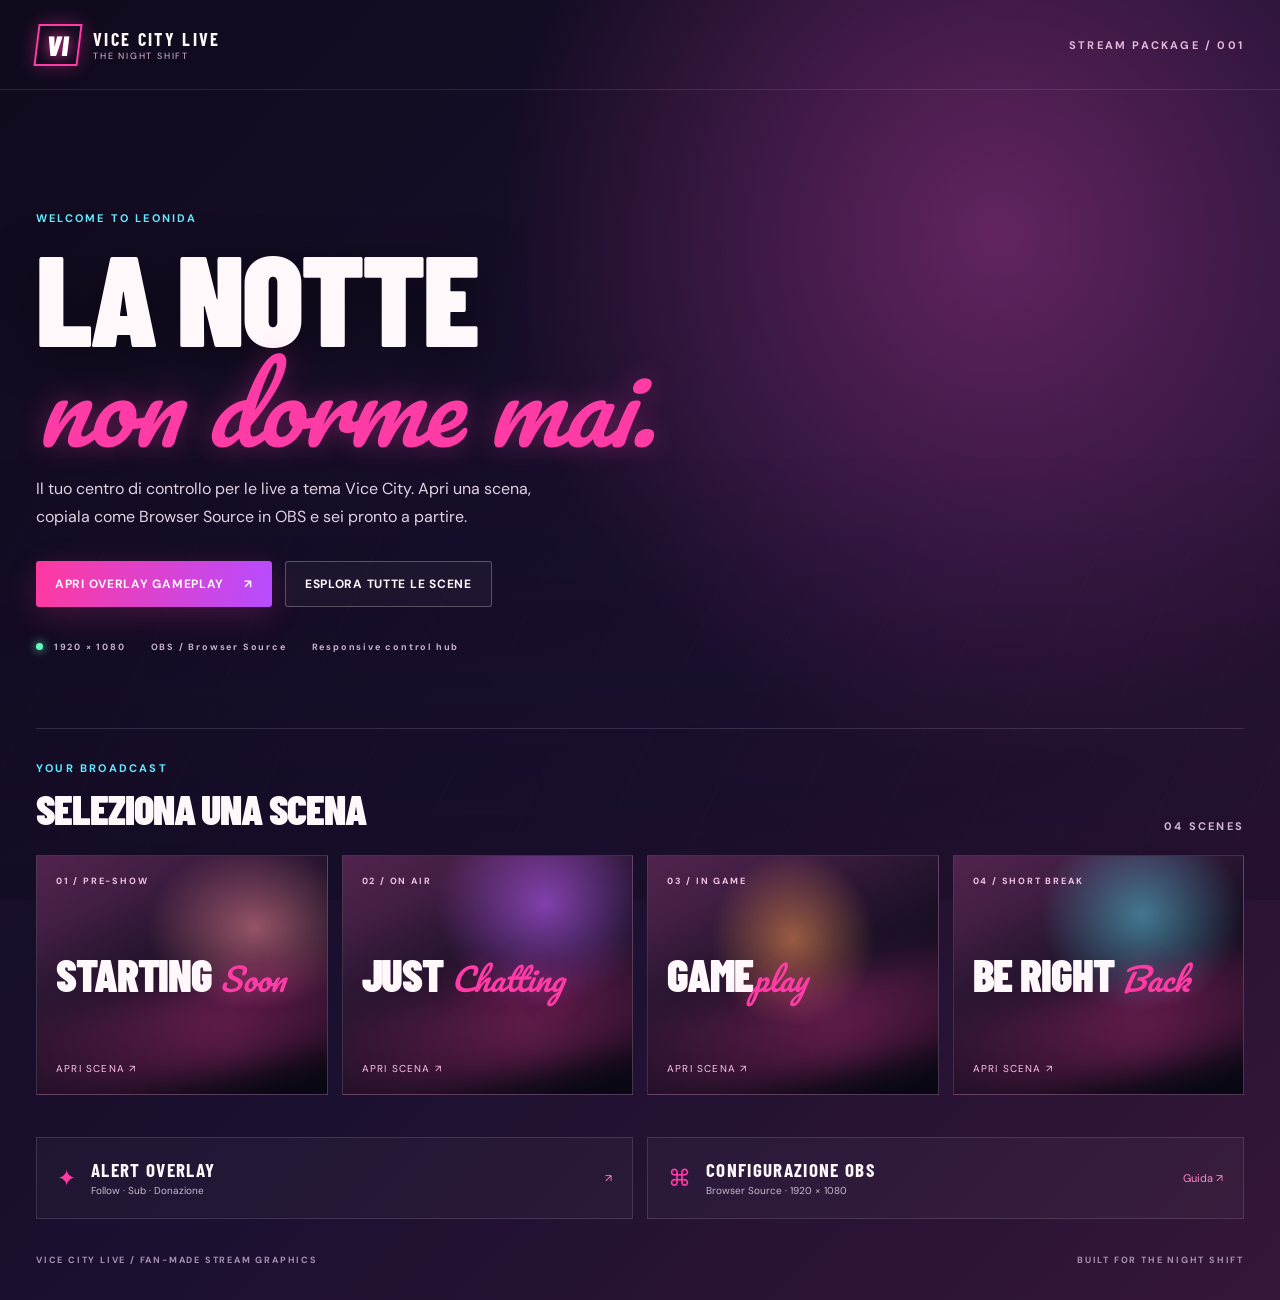
<file: index.html>
<!doctype html>
<html lang="it">
<head>
  <meta charset="utf-8">
  <meta name="viewport" content="width=device-width, initial-scale=1">
  <meta name="theme-color" content="#130b22">
  <title>Vice City Live — Overlay Pack</title>
  <link rel="stylesheet" href="assets/css/styles.css">
</head>
<body class="hub-page">
  <div class="hub-bg"></div>
  <header class="hub-header">
    <a class="brand" href="index.html"><span class="brand-mark">VI</span><span><b data-channel-name>VICE CITY LIVE</b><small data-tagline>LIVE OVERLAY SYSTEM</small></span></a>
    <span class="eyebrow">STREAM PACKAGE / 001</span>
  </header>
  <main class="hub-main">
    <section class="hero">
      <p class="eyebrow">WELCOME TO LEONIDA</p>
      <h1>La notte<br><em>non dorme mai.</em></h1>
      <p class="hero-copy">Il tuo centro di controllo per le live a tema Vice City. Apri una scena, copiala come Browser Source in OBS e sei pronto a partire.</p>
      <div class="hero-actions">
        <a class="btn btn-primary" href="pages/gameplay.html">Apri overlay gameplay <span>↗</span></a>
        <a class="btn btn-ghost" href="#scenes">Esplora tutte le scene</a>
      </div>
      <div class="hero-meta"><span><i></i> 1920 × 1080</span><span>OBS / Browser Source</span><span>Responsive control hub</span></div>
    </section>
    <section class="scene-section" id="scenes">
      <div class="section-heading"><div><p class="eyebrow">YOUR BROADCAST</p><h2>Seleziona una scena</h2></div><span class="section-count">04 SCENES</span></div>
      <div class="scene-grid">
        <a class="scene-card card-start" href="pages/starting-soon.html"><span class="scene-number">01 / PRE-SHOW</span><span class="scene-title">Starting <em>Soon</em></span><span class="scene-link">Apri scena ↗</span></a>
        <a class="scene-card card-chat" href="pages/just-chatting.html"><span class="scene-number">02 / ON AIR</span><span class="scene-title">Just <em>Chatting</em></span><span class="scene-link">Apri scena ↗</span></a>
        <a class="scene-card card-game" href="pages/gameplay.html"><span class="scene-number">03 / IN GAME</span><span class="scene-title">Game<em>play</em></span><span class="scene-link">Apri scena ↗</span></a>
        <a class="scene-card card-brb" href="pages/brb.html"><span class="scene-number">04 / SHORT BREAK</span><span class="scene-title">Be Right <em>Back</em></span><span class="scene-link">Apri scena ↗</span></a>
      </div>
    </section>
    <section class="utility-grid">
      <a class="utility-card" href="pages/alerts.html"><span class="utility-icon">✦</span><span><b>Alert overlay</b><small>Follow · Sub · Donazione</small></span><span class="arrow">↗</span></a>
      <div class="utility-card"><span class="utility-icon">⌘</span><span><b>Configurazione OBS</b><small>Browser Source · 1920 × 1080</small></span><a class="text-link" href="README.md">Guida ↗</a></div>
    </section>
    <footer class="hub-footer"><span>VICE CITY LIVE / FAN-MADE STREAM GRAPHICS</span><span>BUILT FOR THE NIGHT SHIFT</span></footer>
  </main>
<script src="assets/js/config.js"></script><script>
const c=window.VICE_CITY_CONFIG||{}; document.querySelectorAll("[data-channel-name]").forEach(e=>e.textContent=c.channelName||"VICE CITY LIVE"); document.querySelectorAll("[data-tagline]").forEach(e=>e.textContent=c.tagline||"THE NIGHT SHIFT");
</script></body>
</html>
</file>
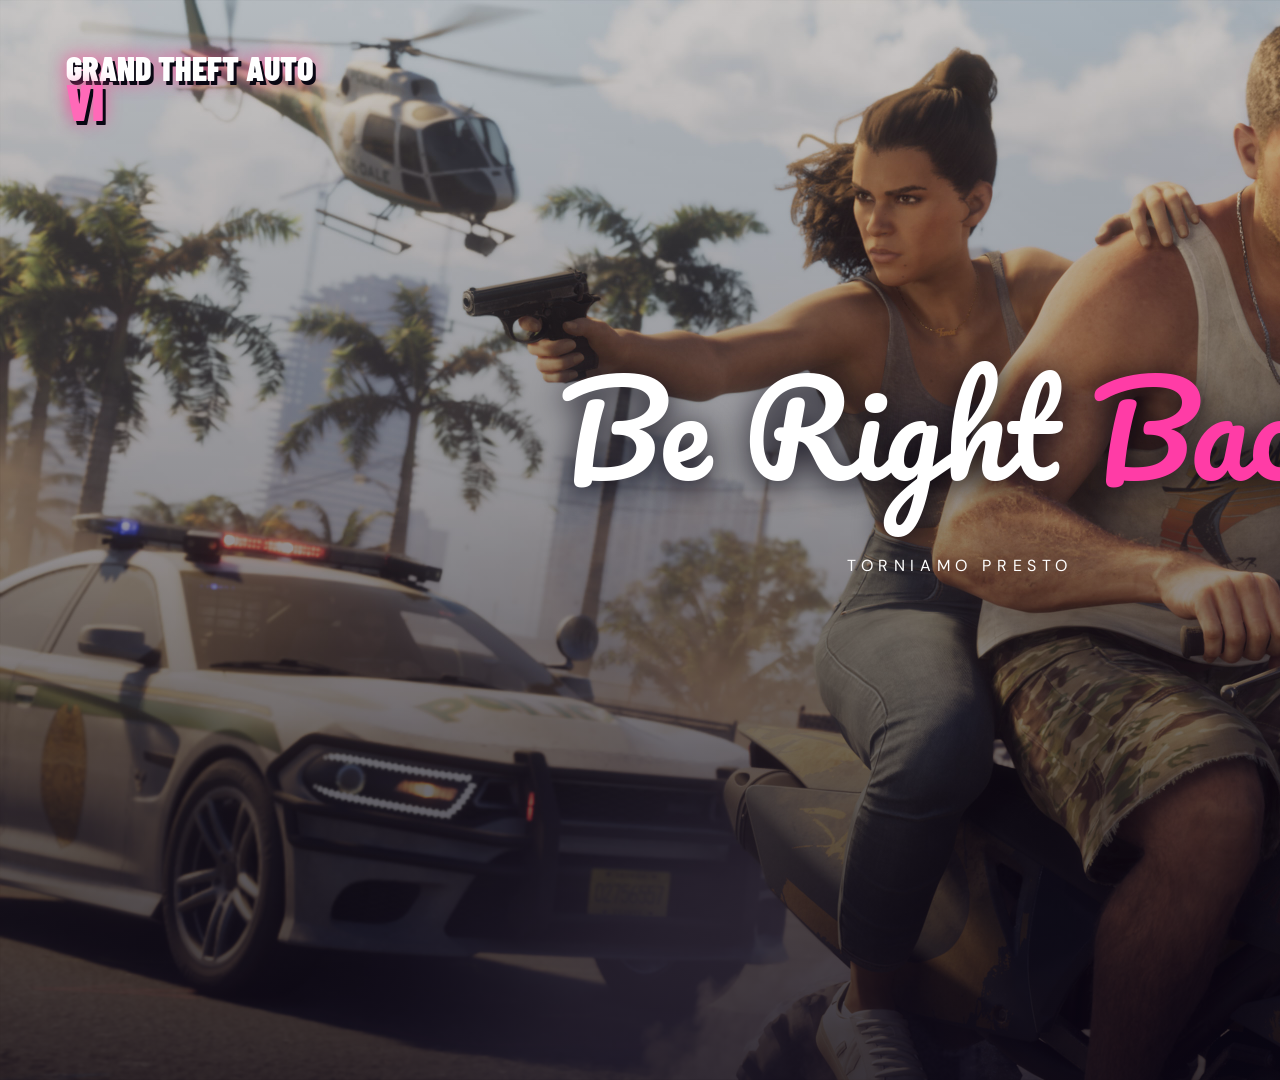
<file: pages/brb.html>
<!doctype html>
<html lang="it">
  <head>
    <meta charset="utf-8">
    <meta name="viewport" content="width=device-width,initial-scale=1">
    <title>Be Right Back — Vice City Live</title>
    <link rel="stylesheet" href="../assets/css/styles.css">
  </head>
  <body>
    <main class="obs-scene">
      <div class="scene-bg" data-bg="brb"></div>
      <div class="sun"></div>
      <div class="cityline"></div>
      <div class="palm left">♣</div>
      <div class="palm right">♣</div>
      <div class="scene-logo">Grand Theft Auto<span>VI</span></div>
      <div class="brb-copy">
        <div class="script-title">Be Right <em>Back</em></div>
        <br>
        <br>
        <p>TORNIAMO PRESTO</p>
      </div>
      <div class="scene-footer"><span></span>
        <div class="socials"><span>TWITCH</span><span>YOUTUBE</span><span>TIKTOK</span></div>
      </div>
    </main>
    <script src="../assets/js/config.js"></script>
    <script src="../assets/js/app.js"></script>
  </body>
</html>
</file>
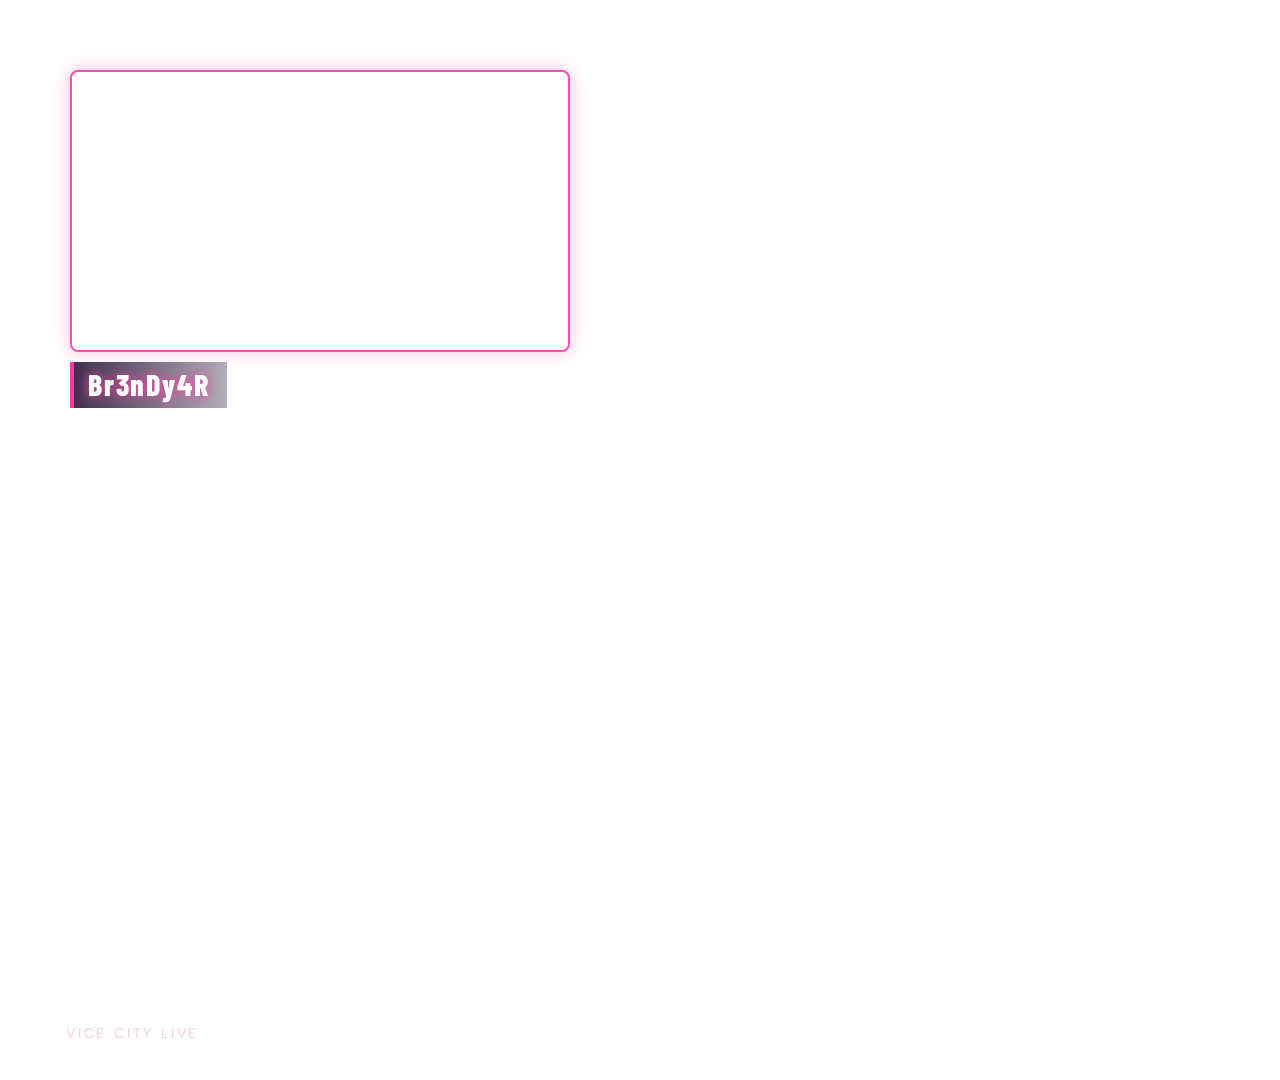
<file: pages/gameplay.html>
<!doctype html>
<html lang="it" class="transparent">
  <head>
    <meta charset="utf-8">
    <meta name="viewport" content="width=device-width,initial-scale=1">
    <title>Gameplay — Vice City Live</title>
    <link rel="stylesheet" href="../assets/css/styles.css">
  </head>
  <body style="background:transparent">
    <main class="obs-scene" style="background:transparent">
      <div class="game-hud" data-layout="gameplayHud"><span class="hud-pill">VICE CITY • LEONIDA</span></div>
      <div class="webcam-frame top-left glass-panel" data-layout="webcam">
      </div>
      <div class="nametag under-cam" data-layout="webcam"><b data-streamer>Br3nDy4R</b></div>
      <div class="scene-footer"><span data-channel-name>VICE CITY LIVE</span><span data-tagline>THE NIGHT SHIFT</span></div>
    </main>
    <script src="../assets/js/config.js"></script>
    <script src="../assets/js/app.js"></script>
  </body>
</html>
</file>
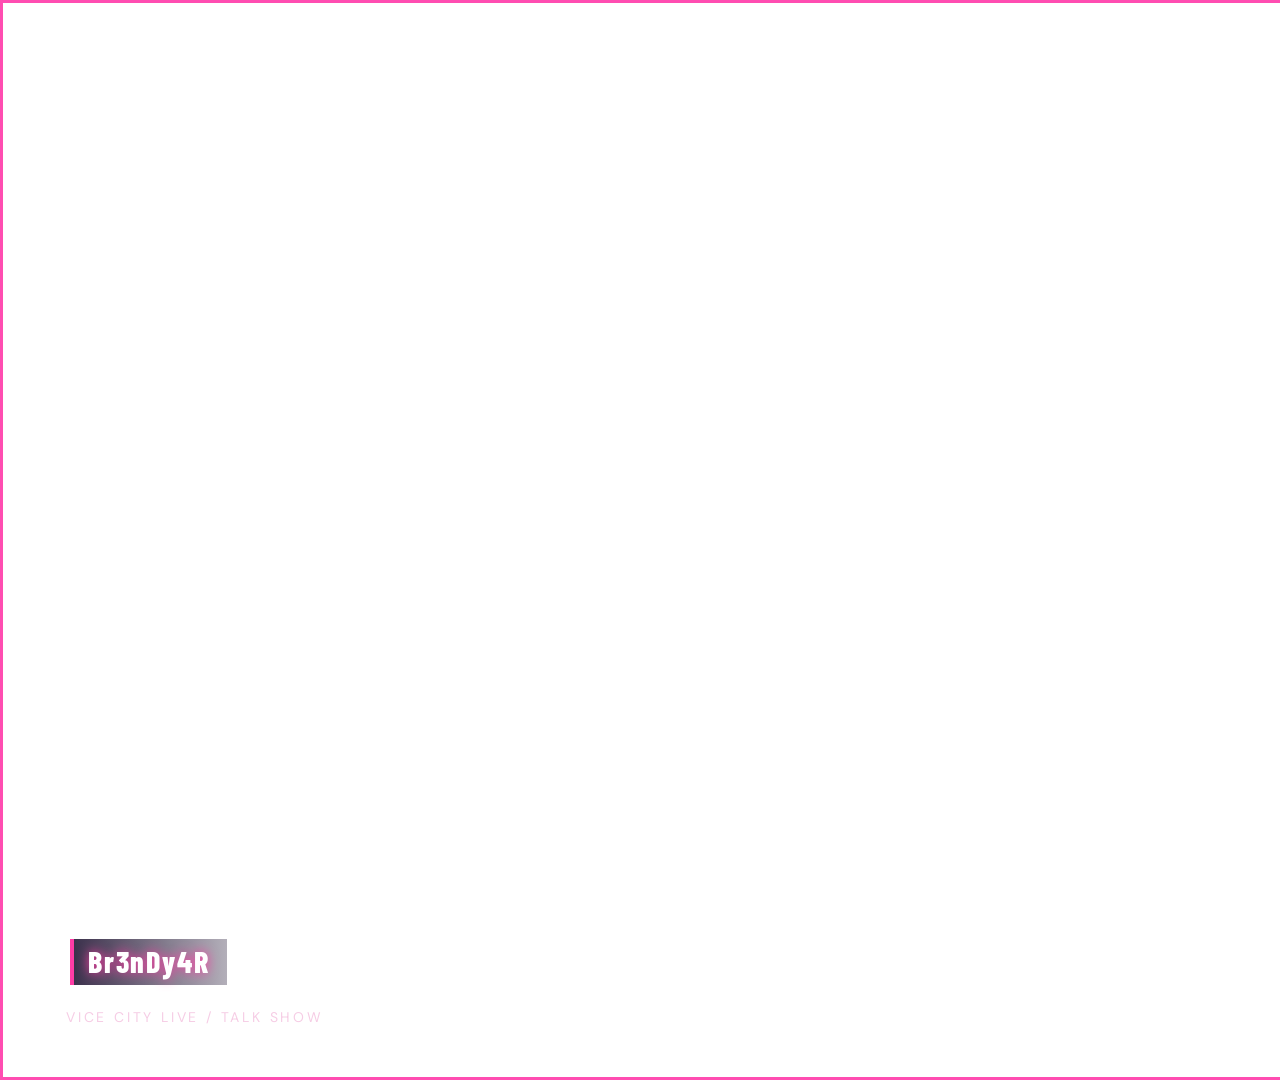
<file: pages/just-chatting.html>
<!doctype html>
<html lang="it" class="transparent">
<head>
  <meta charset="utf-8">
  <meta name="viewport" content="width=device-width,initial-scale=1">
  <title>Just Chatting — Vice City Live</title>
  <link rel="stylesheet" href="../assets/css/styles.css">
</head>
<body style="background:transparent">
  <main class="obs-scene" style="background:transparent">
    <div class="cam-full" data-layout="webcam"></div>
    <div class="nametag bottom-left" data-layout="webcam"><b data-streamer>Br3nDy4R</b></div>
    <div class="chat-frame glass-panel" data-layout="chat"><div class="panel-label">Chat live</div></div>
    <div class="scene-footer"><span><span data-channel-name>VICE CITY LIVE</span> / TALK SHOW</span><div class="socials"><span>TWITCH</span><span>YOUTUBE</span><span>TIKTOK</span></div></div>
  </main>
  <script src="../assets/js/config.js"></script>
  <script src="../assets/js/app.js"></script>
</body>
</html>
</file>
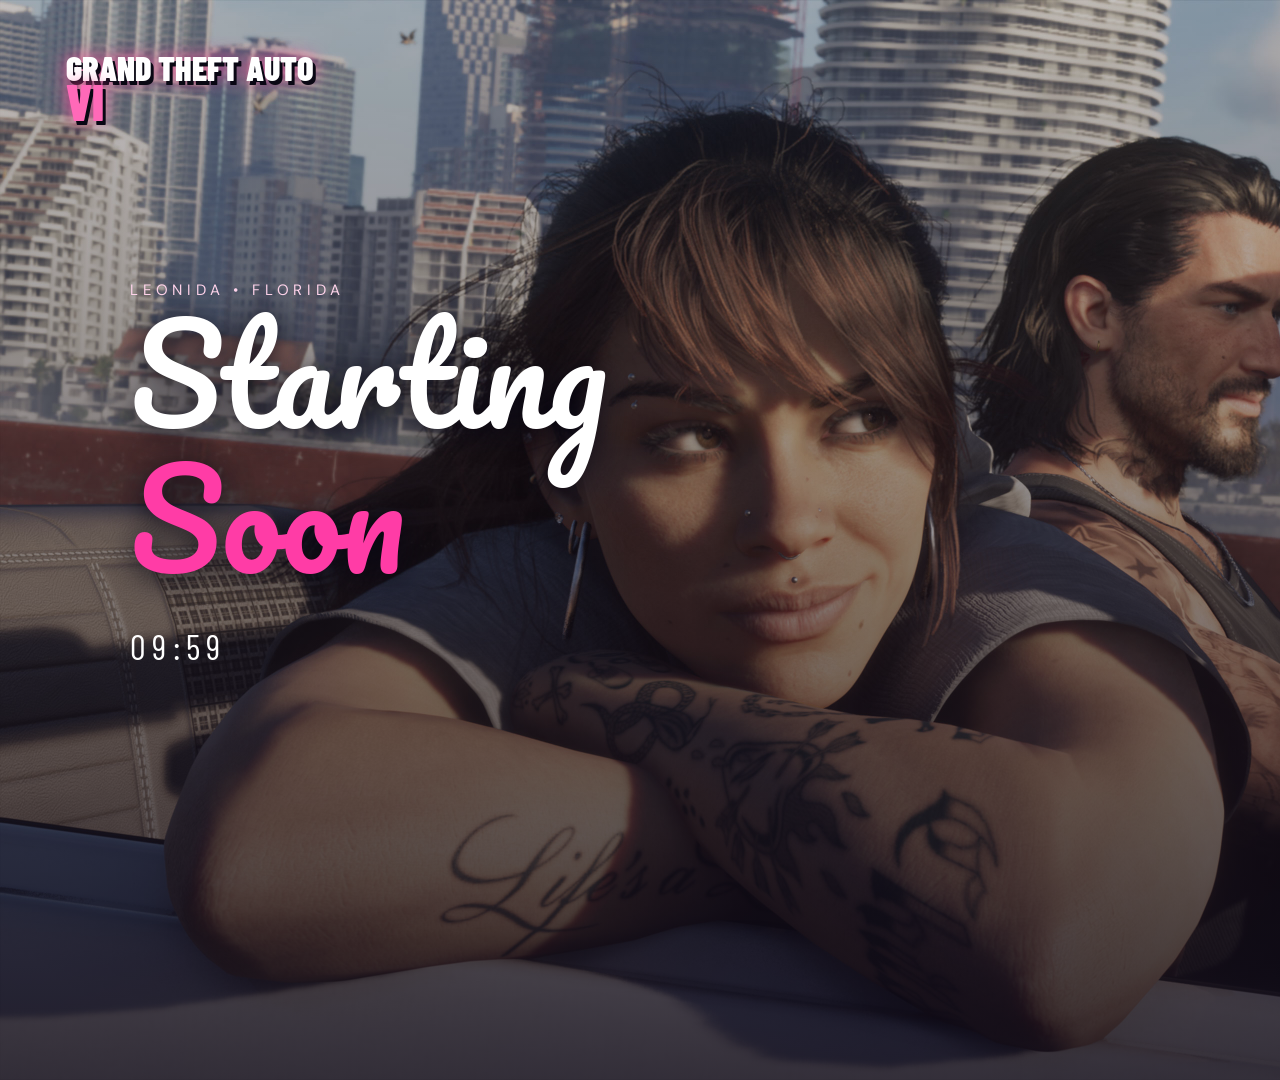
<file: pages/starting-soon.html>
<!doctype html>
<html lang="it">
  <head>
    <meta charset="utf-8">
    <meta name="viewport" content="width=device-width,initial-scale=1">
    <title>Starting Soon — Vice City Live</title>
    <link rel="stylesheet" href="../assets/css/styles.css">
  </head>
  <body>
    <main class="obs-scene">
      <div class="scene-bg" data-bg="startingSoon"></div>
      <div class="sun"></div>
      <div class="cityline"></div>
      <div class="palm left">♣</div>
      <div class="palm right">♣</div>
      <div class="scene-logo">Grand Theft Auto<span>VI</span></div>
      <div class="starting-copy">
        <div class="scene-kicker">LEONIDA • FLORIDA</div>
        <div class="script-title">Starting<br><em>Soon</em></div>
        <div class="countdown" data-countdown data-minutes="10">10:00</div>
      </div>
      <div class="scene-footer"><span></span>
        <div class="socials"><span>TWITCH</span><span>YOUTUBE</span><span>TIKTOK</span></div>
      </div>
    </main>
    <script src="../assets/js/config.js"></script>
    <script src="../assets/js/app.js"></script>
  </body>
</html>
</file>
<file: assets/css/styles.css>
@import url('https://fonts.googleapis.com/css2?family=Barlow+Condensed:wght@500;600;700;800;900&family=DM+Sans:wght@400;500;600;700&family=Pacifico&display=swap');
:root{--pink:#ff3ca6;--pink2:#ff77c8;--orange:#ff9b55;--cyan:#62eaff;--ink:#100a1c;--white:#fff8fb;--muted:#d5c4d9;--line:rgba(255,115,201,.42)}
*{box-sizing:border-box}html{scroll-behavior:smooth}body{margin:0;background:#100a1c;color:var(--white);font-family:'DM Sans',sans-serif}a{color:inherit;text-decoration:none}.eyebrow,.scene-number,.section-count,.hero-meta,.hub-footer{font-size:11px;letter-spacing:.2em;font-weight:700}.hub-page{min-height:100vh;overflow-x:hidden;background:radial-gradient(ellipse at 78% 18%,#62245f 0,transparent 35%),linear-gradient(135deg,#100a1c,#1b1030 55%,#351638)}.hub-bg{position:fixed;inset:0;pointer-events:none;opacity:.24;background:repeating-linear-gradient(115deg,transparent 0 80px,rgba(255,255,255,.025) 81px 82px),linear-gradient(180deg,transparent 50%,#100a1c 100%)}.hub-header,.hub-main{position:relative;z-index:1;max-width:1320px;margin:auto}.hub-header{height:90px;padding:0 36px;display:flex;align-items:center;justify-content:space-between;border-bottom:1px solid rgba(255,255,255,.1)}.brand{display:flex;align-items:center;gap:13px}.brand-mark{font-family:'Barlow Condensed';font-weight:900;font-size:28px;line-height:1;padding:5px 9px;border:2px solid var(--pink);transform:skew(-7deg);color:#fff;text-shadow:0 0 14px var(--pink);box-shadow:0 0 18px #ff3ca655}.brand b,.brand small{display:block}.brand b{font-family:'Barlow Condensed';font-size:18px;letter-spacing:.13em}.brand small{font-size:9px;letter-spacing:.2em;color:#d9b9d9}.hub-header>.eyebrow{color:#e7b8db}.hub-main{padding:70px 36px 24px}.hero{max-width:760px;padding:40px 0 75px}.hero .eyebrow{color:var(--cyan)}h1,h2,.scene-title{font-family:'Barlow Condensed',sans-serif;text-transform:uppercase;margin:0;font-weight:900;letter-spacing:-.025em}h1{font-size:clamp(72px,10vw,132px);line-height:.78;margin:22px 0 28px;text-shadow:0 8px 45px #0008}h1 em,.scene-title em{font-family:'Pacifico',cursive;text-transform:none;font-weight:400;color:var(--pink);font-size:.78em;letter-spacing:0;text-shadow:0 0 28px #ff3ca655}.hero-copy{max-width:540px;color:#e1d2e4;font-size:16px;line-height:1.75}.hero-actions{display:flex;gap:13px;flex-wrap:wrap;margin-top:30px}.btn{display:inline-flex;align-items:center;gap:20px;padding:14px 19px;font-size:12px;font-weight:700;letter-spacing:.06em;text-transform:uppercase;border-radius:3px}.btn-primary{background:linear-gradient(100deg,#ff399f,#b74cff);box-shadow:0 8px 30px #ff3ca633}.btn-ghost{border:1px solid #ffffff42;background:#ffffff09}.hero-meta{display:flex;gap:25px;flex-wrap:wrap;margin-top:34px;color:#c8b4ce;font-size:9px}.hero-meta i{display:inline-block;width:7px;height:7px;border-radius:50%;background:#62ffbb;box-shadow:0 0 10px #62ffbb;margin-right:7px}.scene-section{padding:32px 0 42px;border-top:1px solid #ffffff22}.section-heading{display:flex;justify-content:space-between;align-items:end;margin-bottom:22px}.section-heading .eyebrow{color:var(--cyan);margin:0 0 8px}.section-heading h2{font-size:42px}.section-count{color:#d4b6d6}.scene-grid{display:grid;grid-template-columns:repeat(4,1fr);gap:14px}.scene-card{height:240px;position:relative;overflow:hidden;padding:19px;display:flex;flex-direction:column;justify-content:space-between;border:1px solid #ffffff24;background:linear-gradient(150deg,#51234e,#171127 75%);isolation:isolate;transition:.25s}.scene-card:before{content:"";position:absolute;z-index:-1;inset:0;background:radial-gradient(ellipse at 75% 30%,#ff8d9d88,transparent 35%),linear-gradient(155deg,transparent 20%,#080713 95%)}.scene-card:after{content:"";position:absolute;z-index:-1;width:180%;height:90px;left:-25%;bottom:25px;transform:rotate(-13deg);background:linear-gradient(90deg,transparent,#ff3ca655,transparent);filter:blur(18px)}.card-chat:before{background:radial-gradient(ellipse at 70% 20%,#bd5dff99,transparent 38%),linear-gradient(155deg,transparent 20%,#080713 95%)}.card-game:before{background:radial-gradient(ellipse at 50% 35%,#ff9b5588,transparent 40%),linear-gradient(155deg,transparent 20%,#080713 95%)}.card-brb:before{background:radial-gradient(ellipse at 65% 25%,#62eaff77,transparent 38%),linear-gradient(155deg,transparent 20%,#080713 95%)}.scene-card:hover{transform:translateY(-5px);border-color:var(--pink);box-shadow:0 15px 45px #0006}.scene-number{font-size:9px;color:#f6c4e5}.scene-title{font-size:45px;line-height:.95}.scene-title em{font-size:.7em}.scene-link{font-size:10px;letter-spacing:.12em;text-transform:uppercase;color:#ffc3e8}.utility-grid{display:grid;grid-template-columns:1fr 1fr;gap:14px}.utility-card{min-height:82px;padding:17px 20px;border:1px solid #ffffff20;background:#ffffff08;display:flex;align-items:center;gap:15px}.utility-icon{font-size:23px;color:var(--pink)}.utility-card b,.utility-card small{display:block}.utility-card b{font-family:'Barlow Condensed';font-size:19px;text-transform:uppercase;letter-spacing:.07em}.utility-card small{font-size:10px;color:#cbb9d0;margin-top:3px}.arrow,.text-link{margin-left:auto;color:#ff8bc9;font-size:11px}.hub-footer{display:flex;justify-content:space-between;padding:35px 0 10px;color:#a993b1;font-size:9px}
/* OBS scene canvas */
.obs-scene{width:1920px;height:1080px;position:relative;overflow:hidden;background:#120b20;color:white;font-family:'DM Sans',sans-serif}.scene-bg{position:absolute;inset:0;background:radial-gradient(ellipse at 18% 78%,#ff8b5570,transparent 32%),radial-gradient(ellipse at 78% 20%,#ff3ca655,transparent 38%),linear-gradient(125deg,#17102b,#48204e 52%,#111020)}.scene-bg:before{content:"";position:absolute;inset:0;opacity:.55;background:linear-gradient(180deg,transparent 55%,#0b0716 100%),repeating-linear-gradient(90deg,transparent 0 110px,#ffffff08 111px 113px)}.sun{position:absolute;width:470px;height:470px;border-radius:50%;right:170px;top:110px;background:linear-gradient(180deg,#ffb05e,#ff4d9d 65%,#8b42d0);box-shadow:0 0 110px #ff4c9d77;opacity:.82}.sun:after{content:"";position:absolute;inset:55% 0 0;background:repeating-linear-gradient(180deg,transparent 0 13px,#381746 14px 19px);border-radius:0 0 240px 240px}.cityline{position:absolute;bottom:180px;left:0;right:0;height:370px;opacity:.72;background:linear-gradient(180deg,transparent 0 15%,#100a1c 15% 100%);clip-path:polygon(0 55%,4% 55%,4% 35%,8% 35%,8% 50%,12% 50%,12% 20%,16% 20%,16% 45%,21% 45%,21% 30%,25% 30%,25% 53%,30% 53%,30% 8%,35% 8%,35% 55%,40% 55%,40% 32%,45% 32%,45% 48%,50% 48%,50% 15%,55% 15%,55% 50%,61% 50%,61% 25%,66% 25%,66% 48%,72% 48%,72% 12%,77% 12%,77% 48%,82% 48%,82% 30%,88% 30%,88% 50%,94% 50%,94% 38%,100% 38%,100% 100%,0 100%)}.palm{position:absolute;bottom:150px;font-size:150px;color:#090713;opacity:.85;text-shadow:0 0 10px #ff4d9d44}.palm.left{left:40px}.palm.right{right:60px;transform:scaleX(-1)}.scene-logo{position:absolute;top:54px;left:66px;font-family:'Barlow Condensed';font-weight:900;font-size:34px;line-height:.8;text-transform:uppercase;text-shadow:3px 4px #090713,0 0 18px #ff4d9d}.scene-logo span{display:block;color:#ff69b8;font-size:50px}.scene-kicker{font-size:15px;letter-spacing:.32em;text-transform:uppercase;color:#ffd4eb}.script-title{font-family:'Pacifico',cursive;font-size:108px;line-height:1.1;color:white;text-shadow:0 5px 30px #090713}.script-title em{color:var(--pink);font-style:normal}.scene-footer{position:absolute;bottom:38px;left:66px;right:66px;display:flex;justify-content:space-between;font-size:14px;letter-spacing:.2em;color:#f6cde5;text-transform:uppercase}.socials{display:flex;gap:20px}.socials span{border:1px solid #ff8acb88;padding:7px 10px}.glass-panel{background:linear-gradient(135deg,#160d27dd,#170c20aa);border:2px solid #ff4db1;box-shadow:0 0 25px #ff3ca655,inset 0 0 22px #ff3ca622;border-radius:8px}.starting-copy{position:absolute;left:130px;top:280px}.starting-copy .script-title{font-size:132px}.countdown{font-family:'Barlow Condensed';font-size:35px;letter-spacing:.18em;margin-top:35px;color:#fff}.scene-center{position:absolute;left:50%;top:48%;transform:translate(-50%,-50%);text-align:center}.scene-center .script-title{font-size:115px}.subtitle{letter-spacing:.34em;text-transform:uppercase;font-size:16px;margin-top:20px;color:#ffe0f0}.webcam-frame{position:absolute;left:70px;bottom:95px;width:500px;height:282px;padding:8px}.webcam-inner{width:100%;height:100%;border:1px dashed #ff8bc9aa;background:#09071355;display:grid;place-items:center;color:#ffb5dc;letter-spacing:.2em;font-size:14px;text-transform:uppercase}.chat-frame{position:absolute;right:70px;bottom:95px;width:390px;height:520px;padding:14px}.panel-label{font-family:'Barlow Condensed';font-size:26px;letter-spacing:.12em;text-transform:uppercase;color:#ff9bd1;border-bottom:1px solid #ff66b566;padding-bottom:10px}.chat-placeholder{position:absolute;bottom:18px;left:20px;color:#c5a9c9;font-size:13px}.lower-third{position:absolute;left:620px;bottom:105px;width:650px;padding:18px 24px;border-left:5px solid var(--pink);background:linear-gradient(90deg,#1a0e2ddd,#1a0e2d66)}.lower-third b{font-family:'Barlow Condensed';font-size:30px;letter-spacing:.08em;text-transform:uppercase}.lower-third small{display:block;color:#f4a9d2;letter-spacing:.2em;margin-top:5px}.game-hud{position:absolute;top:54px;right:68px;display:flex;gap:12px}.hud-pill{padding:11px 16px;background:#10091dba;border:1px solid #ff72bf88;font-size:13px;letter-spacing:.14em;text-transform:uppercase}.brb-copy{position:absolute;left:50%;top:44%;transform:translate(-50%,-50%);text-align:center;width:100%}.brb-copy .script-title{font-size:125px}.brb-copy p{letter-spacing:.35em;text-transform:uppercase}.alert-demo{position:absolute;left:50%;top:50%;transform:translate(-50%,-50%);width:700px;padding:25px 35px;text-align:center;opacity:0;transition:.35s}.alert-demo.show{opacity:1;animation:alertIn .5s ease-out}@keyframes alertIn{from{transform:translate(-50%,-40%);opacity:0}to{transform:translate(-50%,-50%);opacity:1}}.alert-demo strong{display:block;font-family:'Barlow Condensed';font-size:42px;text-transform:uppercase;letter-spacing:.1em}.alert-demo span{color:#ff9bd1;font-size:19px}
@media(max-width:900px){.hub-header{padding:0 20px}.hub-main{padding:40px 20px}.scene-grid{grid-template-columns:repeat(2,1fr)}.utility-grid{grid-template-columns:1fr}.hub-header>.eyebrow{display:none}.section-heading h2{font-size:34px}.scene-card{height:190px}.scene-title{font-size:38px}.hub-footer{gap:15px;flex-direction:column}}

/* Webcam in alto a sinistra (gameplay) */
.webcam-frame.top-left{top:70px;bottom:auto;left:70px}
/* Nametag streamer */
.nametag{position:absolute;display:inline-block;padding:7px 18px 7px 14px;border-left:4px solid var(--pink);background:linear-gradient(90deg,#1a0e2dd9,#1a0e2d55)}
.nametag b{font-family:'Barlow Condensed',sans-serif;font-weight:800;font-size:30px;line-height:1;letter-spacing:.06em;color:#fff;text-shadow:0 0 12px var(--pink)}
.nametag.under-cam{top:362px;left:70px}
.nametag.bottom-left{left:70px;bottom:95px}
html.transparent,html.transparent body,html.transparent .obs-scene{background:transparent!important}
/* Just Chatting: webcam a schermo intero (sorgente webcam OBS sotto questa pagina trasparente) */
.cam-full{position:absolute;inset:0;border:3px solid #ff4db1;box-shadow:inset 0 0 60px #ff3ca644;pointer-events:none}

/* Sfondo immagine personalizzato */
.scene-bg.has-img:before{opacity:1;background:linear-gradient(180deg,#0b071633 0,#0b071666 45%,#0b0716cc 100%)}
.obs-scene.has-img .sun,.obs-scene.has-img .cityline,.obs-scene.has-img .palm{display:none}

/* Cornice webcam senza patina: solo bordo, il video sotto resta pulito */
.webcam-frame.glass-panel{background:transparent!important;box-shadow:0 0 18px #ff3ca655!important}
.webcam-inner{background:transparent!important;border:0!important;color:transparent!important}
.cam-full{box-shadow:none!important}

[hidden]{display:none!important}
</file>
